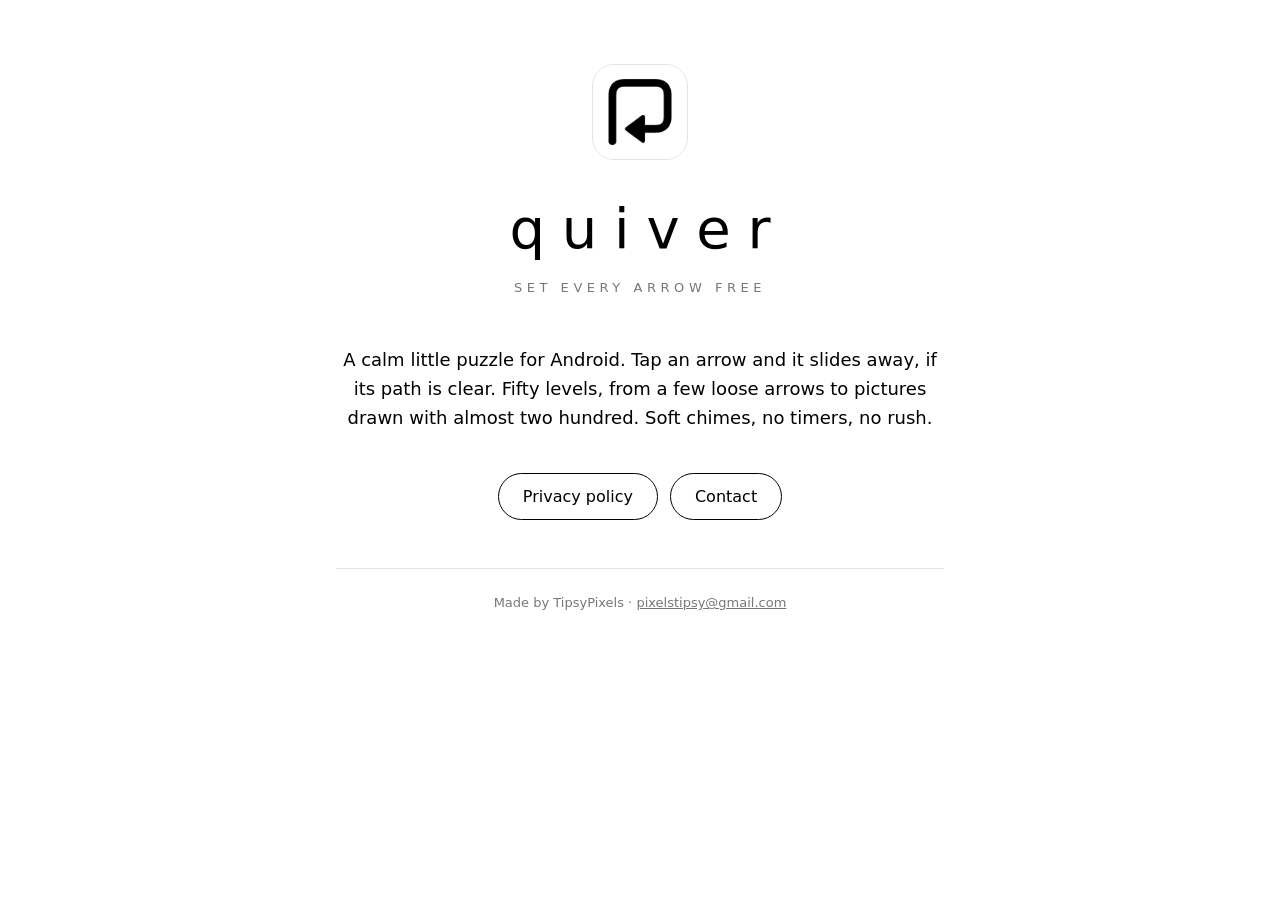
<file: index.html>
<!doctype html>
<html lang="en">
<head>
  <meta charset="utf-8">
  <meta name="viewport" content="width=device-width, initial-scale=1">
  <title>Quiver: Calm Arrow Puzzle</title>
  <meta name="description" content="Quiver is a calm black-and-white puzzle: tap an arrow and it slides away, if its path is clear. 50 levels, no timers.">
  <link rel="icon" href="icon.png">
  <link rel="stylesheet" href="style.css">
</head>
<body>
  <main>
    <img class="mark" src="icon.png" alt="">
    <h1 class="title">quiver</h1>
    <p class="tagline">Set every arrow free</p>

    <p class="about">
      A calm little puzzle for Android. Tap an arrow and it slides away, if its path is
      clear. Fifty levels, from a few loose arrows to pictures drawn with almost two hundred.
      Soft chimes, no timers, no rush.
    </p>

    <ul class="links">
      <!-- When the game is live, add:
      <li><a href="https://play.google.com/store/apps/details?id=com.tipsypixels.quiver">Get it on Google Play</a></li>
      -->
      <li><a href="privacy.html">Privacy policy</a></li>
      <li><a href="mailto:pixelstipsy@gmail.com">Contact</a></li>
    </ul>

    <footer>
      Made by TipsyPixels · <a href="mailto:pixelstipsy@gmail.com">pixelstipsy@gmail.com</a>
    </footer>
  </main>
</body>
</html>
</file>
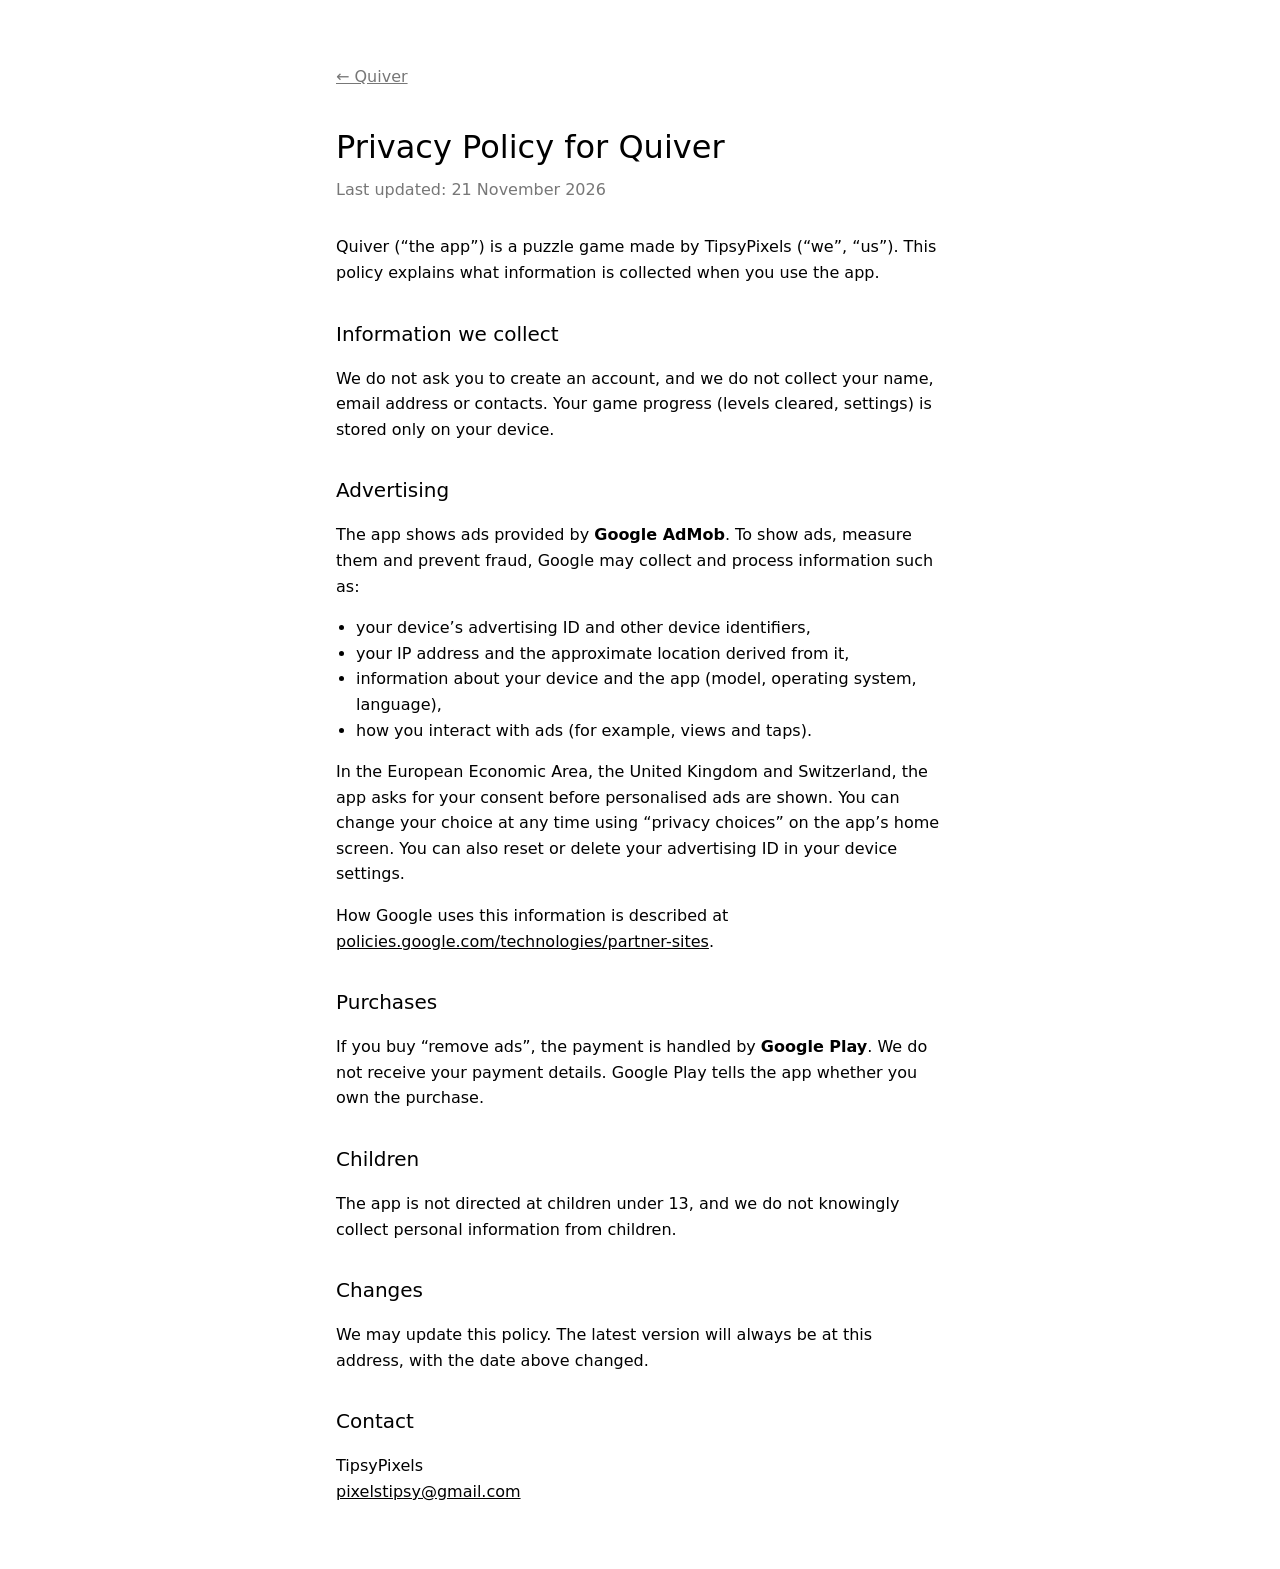
<file: privacy.html>
<!doctype html>
<html lang="en">
<head>
  <meta charset="utf-8">
  <meta name="viewport" content="width=device-width, initial-scale=1">
  <title>Quiver Privacy Policy</title>
  <link rel="icon" href="icon.png">
  <link rel="stylesheet" href="style.css">
</head>
<body>
  <main class="doc">
    <a class="back" href="./">&larr; Quiver</a>
    <h1>Privacy Policy for Quiver</h1>
    <p class="updated">Last updated: 21 November 2026</p>

    <p>Quiver (&ldquo;the app&rdquo;) is a puzzle game made by TipsyPixels (&ldquo;we&rdquo;, &ldquo;us&rdquo;).
    This policy explains what information is collected when you use the app.</p>

    <h2>Information we collect</h2>
    <p>We do not ask you to create an account, and we do not collect your name, email address
    or contacts. Your game progress (levels cleared, settings) is stored only on your device.</p>

    <h2>Advertising</h2>
    <p>The app shows ads provided by <strong>Google AdMob</strong>. To show ads, measure them and
    prevent fraud, Google may collect and process information such as:</p>
    <ul>
      <li>your device&rsquo;s advertising ID and other device identifiers,</li>
      <li>your IP address and the approximate location derived from it,</li>
      <li>information about your device and the app (model, operating system, language),</li>
      <li>how you interact with ads (for example, views and taps).</li>
    </ul>
    <p>In the European Economic Area, the United Kingdom and Switzerland, the app asks for your
    consent before personalised ads are shown. You can change your choice at any time using
    &ldquo;privacy choices&rdquo; on the app&rsquo;s home screen. You can also reset or delete your
    advertising ID in your device settings.</p>
    <p>How Google uses this information is described at
    <a href="https://policies.google.com/technologies/partner-sites">policies.google.com/technologies/partner-sites</a>.</p>

    <h2>Purchases</h2>
    <p>If you buy &ldquo;remove ads&rdquo;, the payment is handled by <strong>Google Play</strong>.
    We do not receive your payment details. Google Play tells the app whether you own the purchase.</p>

    <h2>Children</h2>
    <p>The app is not directed at children under 13, and we do not knowingly collect personal
    information from children.</p>

    <h2>Changes</h2>
    <p>We may update this policy. The latest version will always be at this address, with the
    date above changed.</p>

    <h2>Contact</h2>
    <p>TipsyPixels<br>
    <a href="mailto:pixelstipsy@gmail.com">pixelstipsy@gmail.com</a></p>
  </main>
</body>
</html>
</file>
<file: style.css>
:root {
  --ink: #000;
  --paper: #fff;
  --muted: #777;
  --line: #e4e4e4;
}

* { box-sizing: border-box; }

body {
  margin: 0;
  background: var(--paper);
  color: var(--ink);
  font-family: "Roboto", system-ui, -apple-system, "Segoe UI", sans-serif;
  font-weight: 300;
  line-height: 1.6;
}

main {
  max-width: 640px;
  margin: 0 auto;
  padding: 64px 16px 48px;
}

a { color: var(--ink); }

.mark {
  display: block;
  width: 96px;
  height: 96px;
  margin: 0 auto 24px;
  border-radius: 22px;
  border: 1px solid var(--line);
}

h1.title {
  text-align: center;
  font-weight: 300;
  font-size: 56px;
  letter-spacing: 0.3em;
  margin: 0 0 4px;
  padding-left: 0.3em; /* balance the trailing letter-spacing */
}

.tagline {
  text-align: center;
  color: var(--muted);
  font-size: 13px;
  letter-spacing: 0.35em;
  text-transform: uppercase;
  margin: 0 0 48px;
}

.about { text-align: center; font-size: 18px; }

.links {
  display: flex;
  flex-wrap: wrap;
  justify-content: center;
  gap: 12px;
  margin: 40px 0;
  padding: 0;
  list-style: none;
}

.links a {
  display: inline-block;
  padding: 10px 24px;
  border: 1.5px solid var(--ink);
  border-radius: 999px;
  text-decoration: none;
  font-weight: 400;
}

footer {
  text-align: center;
  color: var(--muted);
  font-size: 13px;
  border-top: 1px solid var(--line);
  padding-top: 24px;
  margin-top: 48px;
}

footer a { color: var(--muted); }

/* the privacy policy page */
.doc h1 { font-weight: 400; font-size: 32px; margin: 0 0 4px; }
.doc h2 { font-weight: 400; font-size: 20px; margin: 32px 0 8px; }
.doc .updated { color: var(--muted); margin: 0 0 32px; }
.doc .back { display: inline-block; margin-bottom: 32px; color: var(--muted); }
.doc ul { padding-left: 20px; }
</file>
